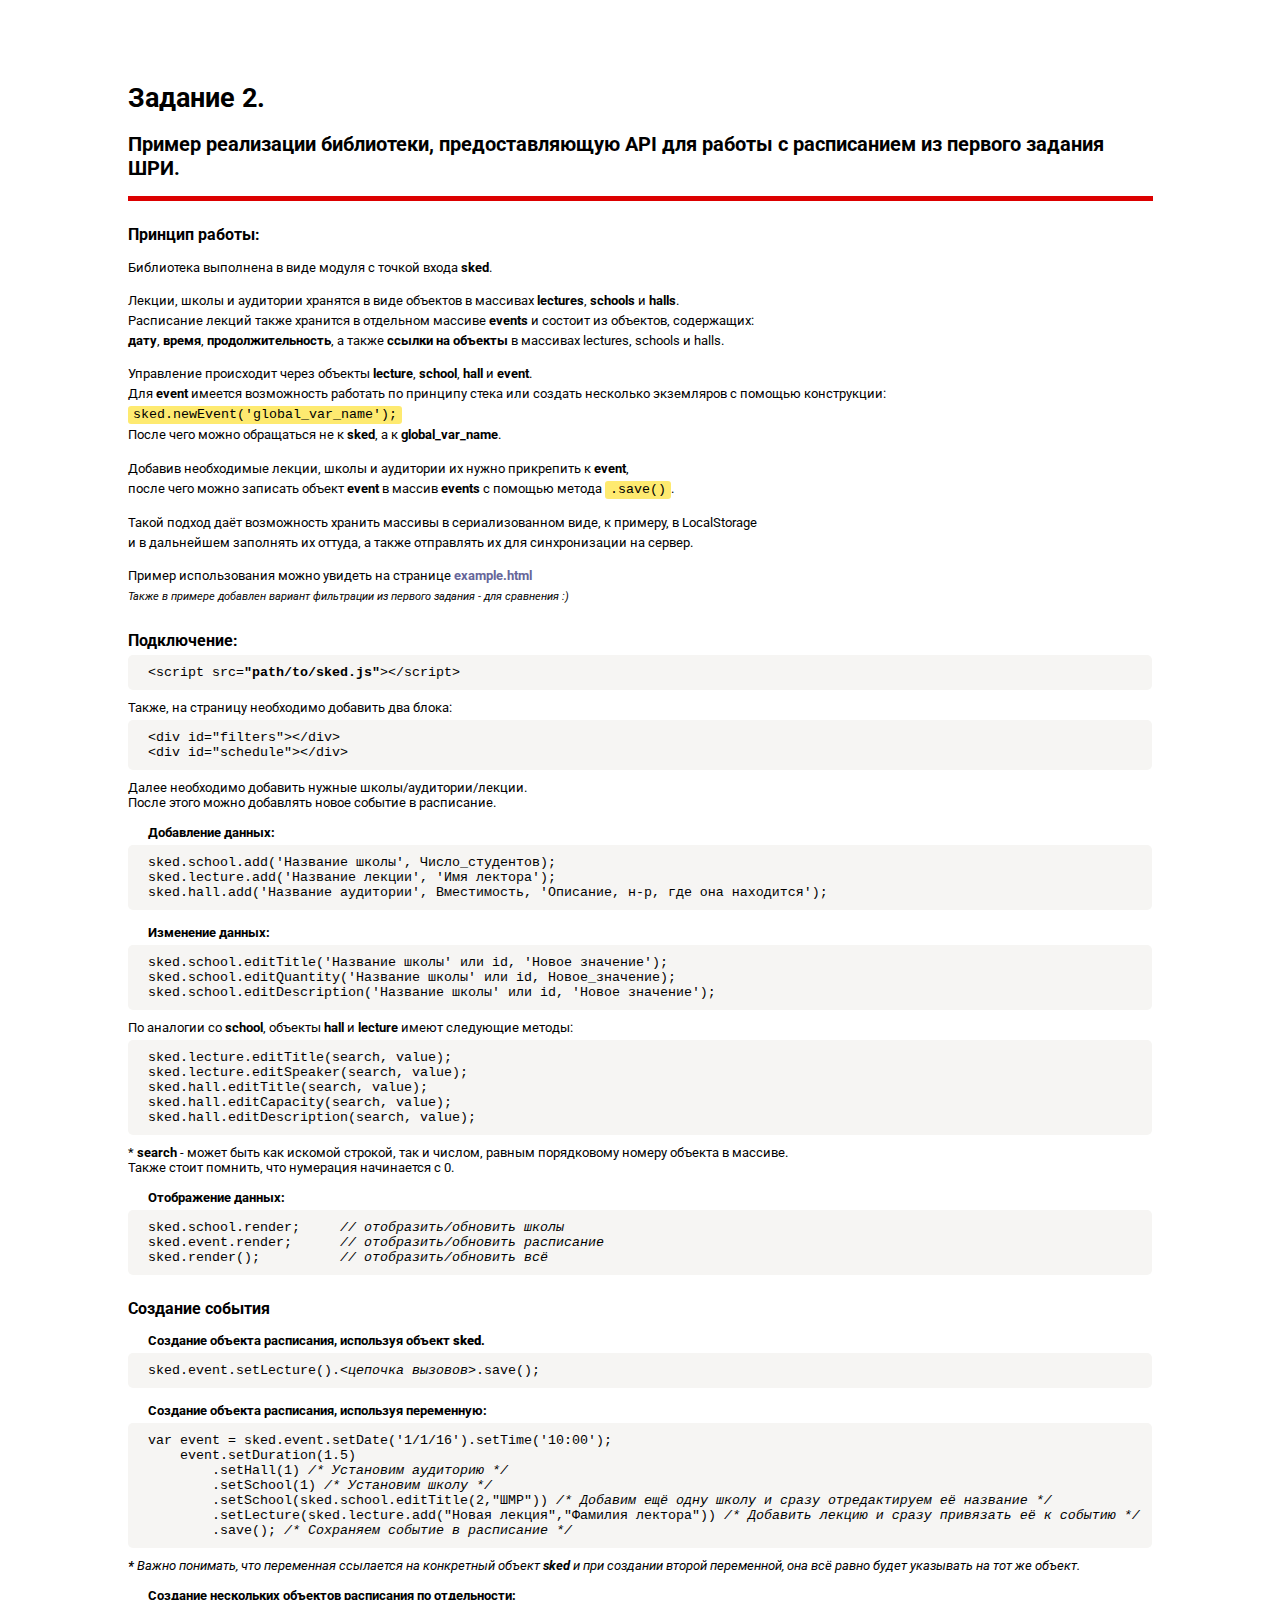
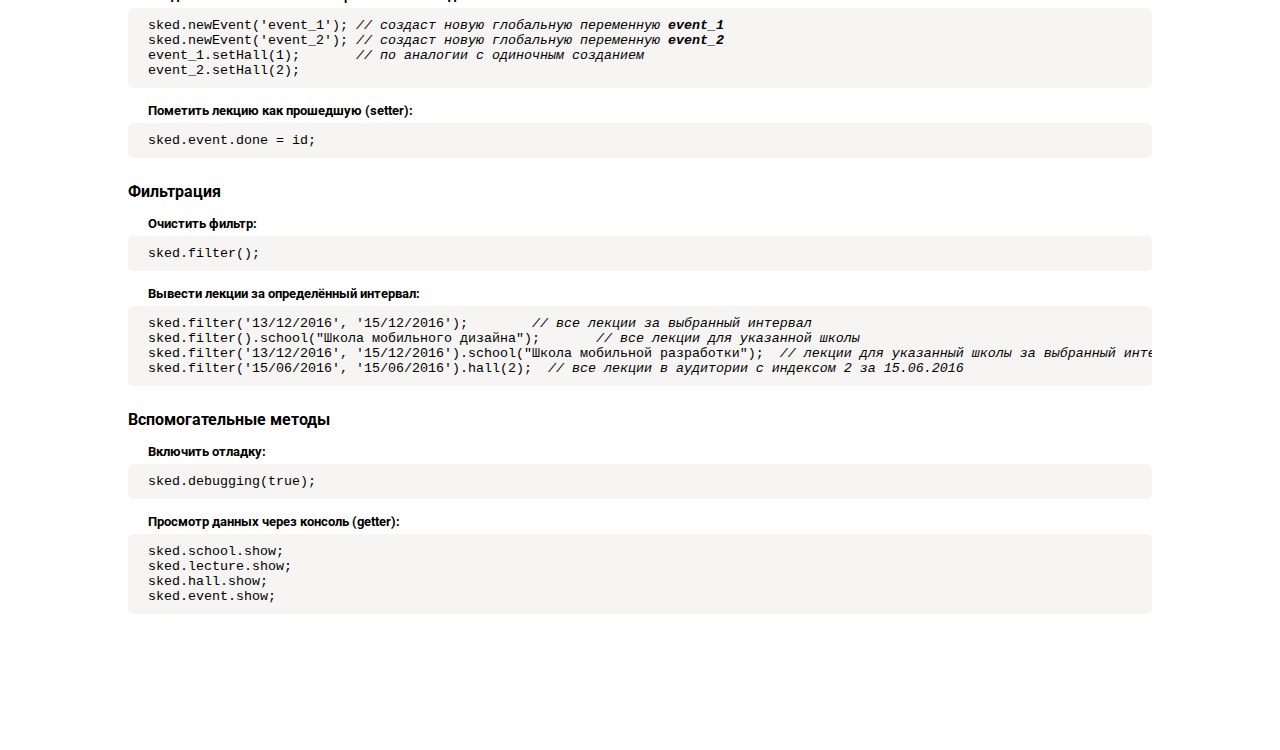
<file: index.html>
<!DOCTYPE html>
<html lang="ru">
<head>
	<meta charset="utf-8">
	<meta http-equiv="X-UA-Compatible" content="IE=edge">
	<title>Тестовое задание 2</title>
	<meta http-equiv="Cache-Control" content="no-cache">
	<meta name="viewport" content="width=device-width, initial-scale=1">
	<meta name="keywords" content="html, css, вёрстка">
	<meta name="description" content="Пример вёрстки расписания лекций проекта «Мобилизация» за 2016 год">
	<meta name="viewport" content="width=device-width, initial-scale=1">
	<meta name="author" content="EGO7000">
	<meta name="msapplication-TileColor" content="#FFFFFF">
	<meta name="theme-color" content="#FFFFFF">
	<meta name="msapplication-TileImage" content="favicon/ms-icon-144x144.png">
	<link rel="apple-touch-icon" sizes="57x57" href="favicon/apple-icon-57x57.png">
	<link rel="apple-touch-icon" sizes="60x60" href="favicon/apple-icon-60x60.png">
	<link rel="apple-touch-icon" sizes="72x72" href="favicon/apple-icon-72x72.png">
	<link rel="apple-touch-icon" sizes="76x76" href="favicon/apple-icon-76x76.png">
	<link rel="apple-touch-icon" sizes="114x114" href="favicon/apple-icon-114x114.png">
	<link rel="apple-touch-icon" sizes="120x120" href="favicon/apple-icon-120x120.png">
	<link rel="apple-touch-icon" sizes="144x144" href="faviconapple-icon-144x144.png">
	<link rel="apple-touch-icon" sizes="152x152" href="favicon/apple-icon-152x152.png">
	<link rel="apple-touch-icon" sizes="180x180" href="favicon/apple-icon-180x180.png">
	<link rel="icon" type="image/png" sizes="192x192" href="favicon/android-icon-192x192.png">
	<link rel="icon" type="image/png" sizes="32x32" href="favicon/favicon-32x32.png">
	<link rel="icon" type="image/png" sizes="96x96" href="favicon/favicon-96x96.png">
	<link rel="icon" type="image/png" sizes="16x16" href="favicon/favicon-16x16.png">
	<link rel="icon" href="favicon.ico" type="image/x-icon">
	<link rel="manifest" href="favicon/manifest.json">
	<link rel="stylesheet" href="assets/css/styles.css">
	<!--[if lt IE 9]>
		<script src="https://oss.maxcdn.com/libs/html5shiv/3.7.2/html5shiv.js"></script>
		<script src="https://oss.maxcdn.com/libs/respond.js/1.4.2/respond.min.js"></script>
	<![endif]-->
	<style>
		h3 { margin: 25px 0 0; }
		h4 { margin: 15px 20px 5px; }
		pre {
			margin: 5px 0 10px;
			background: #f6f5f3;
			padding: 10px 20px;
			overflow: auto;
			border-radius: 5px;
		}
		p {
			line-height: 1.5em;
		}
		code {
			background: rgba(254,225,51,0.7);
	    padding: 1px 5px 2px;
	    border-radius: 3px;
		}
	</style>
</head>
<body>
	<h1>Задание 2.</h1>
	<h2>Пример реализации библиотеки, предоставляющую API для работы с расписанием из первого задания ШРИ.</h2>
	<hr>
	<div class="description">
		<h3>Принцип работы:</h3>
		<p>
			Библиотека выполнена в виде модуля с точкой входа <b>sked</b>.
		</p>
		<p>
			Лекции, школы и аудитории хранятся в виде объектов в массивах
			<b>lectures</b>, <b>schools</b> и <b>halls</b>. <br>
			Расписание лекций также хранится в отдельном массиве <b>events</b> и состоит из объектов, содержащих: <br>
			<b>дату</b>, <b>время</b>, <b>продолжительность</b>, а также <b>ссылки на объекты</b> в массивах lectures, schools и halls.
		</p>
		<p>
			Управление происходит через объекты <b>lecture</b>, <b>school</b>, <b>hall</b> и <b>event</b>. <br>
			Для <b>event</b> имеется возможность работать по принципу стека или создать несколько экземляров
			с помощью конструкции: <code>sked.newEvent('global_var_name');</code> <br>
			После чего можно обращаться не к <b>sked</b>, а к <b>global_var_name</b>.
		</p>
		<p>
			Добавив необходимые лекции, школы и аудитории их нужно прикрепить к <b>event</b>, <br>
			после чего можно записать объект <b>event</b> в массив <b>events</b> с помощью метода <code>.save()</code>.
		</p>
		<p>
			Такой подход даёт возможность хранить массивы в сериализованном виде, к примеру, в LocalStorage <br>
			и в дальнейшем заполнять их оттуда, а также отправлять их для синхронизации на сервер.
		</p>
		<p>
			Пример использования можно увидеть на странице <b><a href="example.html">example.html</a></b> <br>
			<small><i>Также в примере добавлен вариант фильтрации из первого задания - для сравнения :)</i></small>
		</p>
		<h3>Подключение:</h3>
			<pre>&lt;script&nbsp;src=<b>"path/to/sked.js"</b>&gt;&lt;/script&gt;</pre>
			Также, на страницу необходимо добавить два блока:
<pre>
&lt;div id=&quot;filters&quot;&gt;&lt;/div&gt;
&lt;div id=&quot;schedule&quot;&gt;&lt;/div&gt;
</pre>
			Далее необходимо добавить нужные школы/аудитории/лекции.<br>
			После этого можно добавлять новое событие в расписание. <br>

		<h4>Добавление данных:</h4>
<pre>
sked.school.add('Название школы', Число_студентов);
sked.lecture.add('Название лекции', 'Имя лектора');
sked.hall.add('Название аудитории', Вместимость, 'Описание, н-р, где она находится');
</pre>

		<h4>Изменение данных:</h4>
<pre>
sked.school.editTitle('Название школы' или id, 'Новое значение');
sked.school.editQuantity('Название школы' или id, Новое_значение);
sked.school.editDescription('Название школы' или id, 'Новое значение');
</pre>
		По аналогии со <b>school</b>, объекты <b>hall</b> и <b>lecture</b> имеют следующие методы:
<pre>
sked.lecture.editTitle(search, value);
sked.lecture.editSpeaker(search, value);
sked.hall.editTitle(search, value);
sked.hall.editCapacity(search, value);
sked.hall.editDescription(search, value);
</pre>
	* <b>search</b> - может быть как искомой строкой, так и числом, равным порядковому номеру объекта в массиве. <br>
	Также стоит помнить, что нумерация начинается с 0.

	<h4>Отображение данных:</h4>
<pre>
sked.school.render;	<i>// отобразить/обновить школы</i>
sked.event.render;	<i>// отобразить/обновить расписание</i>
sked.render();		<i>// отобразить/обновить всё</i>
</pre>

	<h3>Создание события</h3>

	<h4>Создание объекта расписания, используя объект <b>sked</b>.</h4>
<pre>
sked.event.setLecture().<i>&lt;цепочка вызовов&gt;</i>.save();
</pre>

	<h4>Создание объекта расписания, используя переменную:</h4>
<pre>
var event = sked.event.setDate('1/1/16').setTime('10:00');
    event.setDuration(1.5)
	.setHall(1) <i>/* Установим аудиторию */</i>
	.setSchool(1) <i>/* Установим школу */</i>
	.setSchool(sked.school.editTitle(2,"ШМР")) <i>/* Добавим ещё одну школу и сразу отредактируем её название */</i>
	.setLecture(sked.lecture.add("Новая лекция","Фамилия лектора")) <i>/* Добавить лекцию и сразу привязать её к событию */</i>
	.save(); <i>/* Сохраняем событие в расписание */</i>
</pre>
<i>
	<b>* </b>Важно понимать, что переменная ссылается на конкретный объект <b>sked</b> и при создании второй переменной,
	она всё равно будет указывать на тот же объект.
</i>

	<h4>Создание нескольких объектов расписания по отдельности:</h4>
<pre>
sked.newEvent('event_1'); <i>// создаст новую глобальную переменную <b>event_1</b></i>
sked.newEvent('event_2'); <i>// создаст новую глобальную переменную <b>event_2</b></i>
event_1.setHall(1); 	  <i>// по аналогии с одиночным созданием</i>
event_2.setHall(2);
</pre>

	<h4>Пометить лекцию как прошедшую (setter):</h4>
<pre>
sked.event.done = id;
</pre>

<h3>Фильтрация</h3>

	<h4>Очистить фильтр:</h4>
<pre>
sked.filter();
</pre>

	<h4>Вывести лекции за определённый интервал:</h4>
<pre>
sked.filter('13/12/2016', '15/12/2016');	<i>// все лекции за выбранный интервал</i>
sked.filter().school("Школа мобильного дизайна");	<i>// все лекции для указанной школы</i>
sked.filter('13/12/2016', '15/12/2016').school("Школа мобильной разработки");  <i>// лекции для указанный школы за выбранный интервал</i>
sked.filter('15/06/2016', '15/06/2016').hall(2);  <i>// все лекции в аудитории с индексом 2 за 15.06.2016</i>
</pre>

<h3>Вспомогательные методы</h3>

	<h4>Включить отладку:</h4>
<pre>sked.debugging(true);</pre>

	<h4>Просмотр данных через консоль (getter):</h4>
<pre>
sked.school.show;
sked.lecture.show;
sked.hall.show;
sked.event.show;
</pre>
	</div>
</body>
</html>
</file>
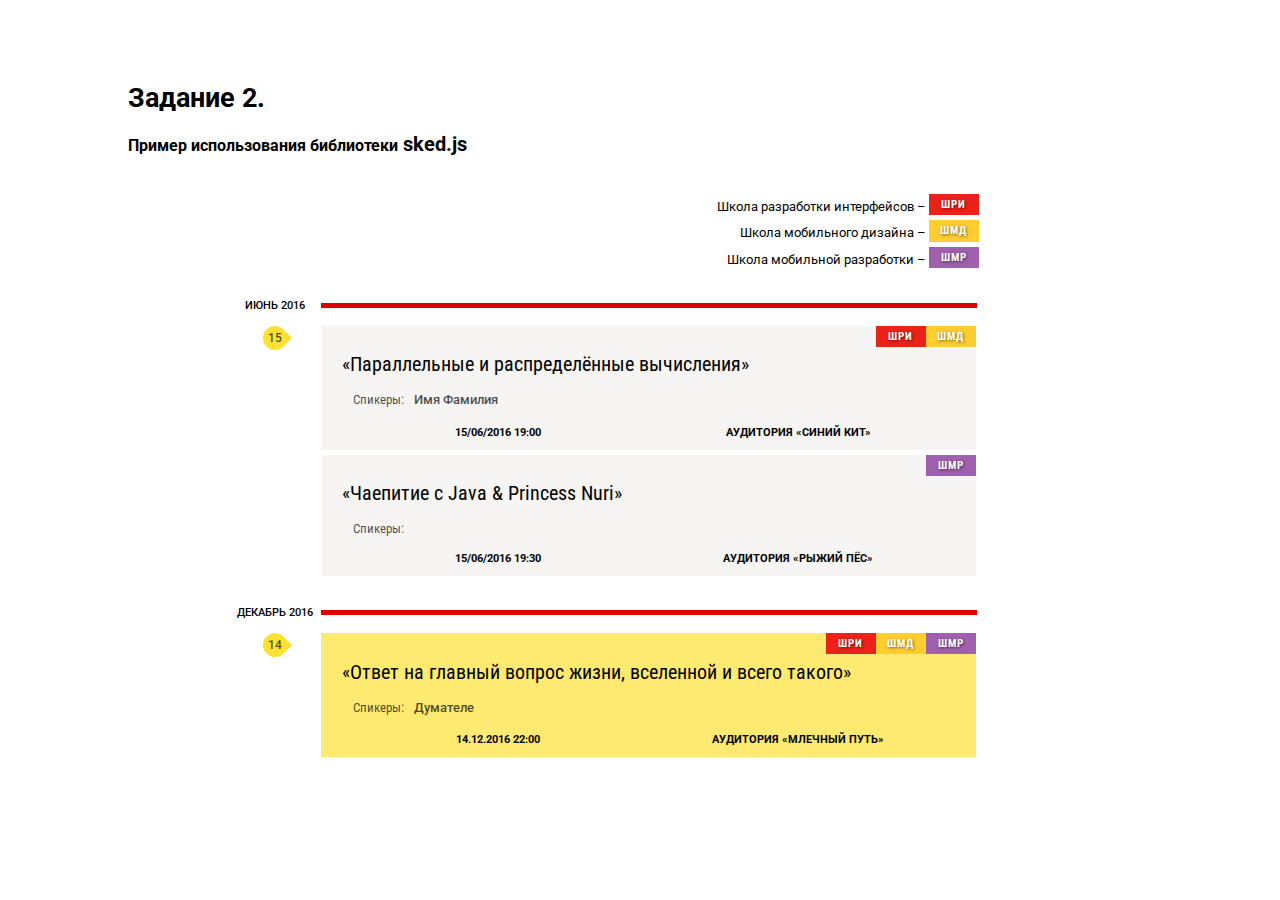
<file: example.html>
<!DOCTYPE html>
<html lang="ru">
<head>
	<meta charset="utf-8">
	<meta http-equiv="X-UA-Compatible" content="IE=edge">
	<title>Тестовое задание 2 - пример испоьзования</title>
	<meta http-equiv="Cache-Control" content="no-cache">
	<meta name="viewport" content="width=device-width, initial-scale=1">
	<meta name="keywords" content="html, css, вёрстка">
	<meta name="description" content="Пример вёрстки расписания лекций проекта «Мобилизация» за 2016 год">
	<meta name="viewport" content="width=device-width, initial-scale=1">
	<meta name="author" content="EGO7000">
	<meta name="msapplication-TileColor" content="#FFFFFF">
	<meta name="theme-color" content="#FFFFFF">
	<meta name="msapplication-TileImage" content="favicon/ms-icon-144x144.png">
	<link rel="apple-touch-icon" sizes="57x57" href="favicon/apple-icon-57x57.png">
	<link rel="apple-touch-icon" sizes="60x60" href="favicon/apple-icon-60x60.png">
	<link rel="apple-touch-icon" sizes="72x72" href="favicon/apple-icon-72x72.png">
	<link rel="apple-touch-icon" sizes="76x76" href="favicon/apple-icon-76x76.png">
	<link rel="apple-touch-icon" sizes="114x114" href="favicon/apple-icon-114x114.png">
	<link rel="apple-touch-icon" sizes="120x120" href="favicon/apple-icon-120x120.png">
	<link rel="apple-touch-icon" sizes="144x144" href="faviconapple-icon-144x144.png">
	<link rel="apple-touch-icon" sizes="152x152" href="favicon/apple-icon-152x152.png">
	<link rel="apple-touch-icon" sizes="180x180" href="favicon/apple-icon-180x180.png">
	<link rel="icon" type="image/png" sizes="192x192" href="favicon/android-icon-192x192.png">
	<link rel="icon" type="image/png" sizes="32x32" href="favicon/favicon-32x32.png">
	<link rel="icon" type="image/png" sizes="96x96" href="favicon/favicon-96x96.png">
	<link rel="icon" type="image/png" sizes="16x16" href="favicon/favicon-16x16.png">
	<link rel="icon" href="favicon.ico" type="image/x-icon">
	<link rel="manifest" href="favicon/manifest.json">
	<link rel="stylesheet" href="assets/css/styles.css">
	<!--[if lt IE 9]>
		<script src="https://oss.maxcdn.com/libs/html5shiv/3.7.2/html5shiv.js"></script>
		<script src="https://oss.maxcdn.com/libs/respond.js/1.4.2/respond.min.js"></script>
	<![endif]-->
</head>
<body>
	<h1>Задание 2.</h1>
	<h2><small>Пример использования библиотеки</small> sked.js</h2>

	<div class="description">
		<style>
			.filterForm fieldset { border: 1px solid #fee133; padding: 10px 50px; }
			.filterForm input[type=text] { width: 60px; text-align: center; }
			.filterForm a { text-transform: uppercase; padding: 10px 0; }
			.filterForm .form-group { padding: 5px 0; }
			.filterForm .controls { padding: 10px 0; }
			.filterForm { display: none; }
		</style>
		<form action="" method="post" class="filterForm" id="f">
			<fieldset>
			<div class="form-group">
				<label for="sch">Просмотр расписания:</label>
				<select name="sch" id="sch">
					<option value="0">Все школы</option>
					<option value="1">ШРИ</option>
					<option value="2">ШМД</option>
					<option value="3">ШМР</option>
				</select>
			</div>
			<div class="form-group">
				<label for="hall">Просмотр графика лекций в аудитории:</label>
				<select name="hall" id="hall">
					<option value="1"></option>
					<option value="2"></option>
					<option value="3"></option>
				</select>
			</div>
			<div class="form-group">
				Интервал дат:
	    		<input type="text" name="date_begin" id="date_begin" value="" placeholder="01/01/2016">
					—
					<input type="text" name="date_end" id="date_end" value="" placeholder="31/12/2016">
    	</div>
			<div class="controls">
				<a class="" href="javascript:sked.filter(this);">Показать</a>
			</div>
			</fieldset>
		</form>

	</div>

	<div class="wrapper" id="filters">

	</div>
	<div class="wrapper" id="schedule">

	</div>
	<!-- end wrapper -->

<script src="assets/js/sked.js"></script>
<script type="text/javascript">
	//sked.debugging(true);
	/** Школы добавляются для примера,*/
	sked.school.add("Школа разработки интерфейсов", 30, 'lecture-sch--RI');
	sked.school.add("ШМД", 50, 'lecture-sch--MD');
	sked.school.add("Школа мобильной разработки", 27, 'lecture-sch--MR');
	sked.school.render; /* можно не делать, т.к. в конце есть вызов sked.render; */

	sked.lecture.add("Лекция 1", "Иванов Иван");
	sked.lecture.add("Лекция 2", "Иванов Иван");
	sked.lecture.add("Лекция 3", "Петров Пётр");

	sked.hall.add("Cиний кит", 100);
	sked.hall.add("Рыба-меч", 50);
	sked.hall.add("Рыжий пёс", 77);
	sked.hall.add("Млечный путь", 999, "Находится рядом с галактикой Андромеда. Входит в Местное Сверхскопление (Сверхскопление Девы).");

	sked.event.setDate('15/06/2016')
			.setTime('19:00')
			.setDuration(2.5)
			.setHall(0) /* Установим аудиторию Синий кит */
			.setSchool(0) /* Установим школу */
			.setSchool(sked.school.editTitle(1,"Школа мобильного дизайна")) /* Добавим ещё одну школу и отредактируем её название */
			.setLecture(sked.lecture.add("Параллельные и распределённые вычисления", "Имя Фамилия")) /* Добавим лекцию и сразу привяжем её к событию */
			.save();

	sked.event.setDate('15/06/2016')
			.setTime('19:30')
			.setDuration(1.5)
			.setHall(2)
			.setSchool(2)
			.setLecture(sked.lecture.add("Чаепитие с Java & Princess Nuri"))
			.save();

	sked.event.setDate('14.12.2016')
			.setTime('22:00')
			.setDuration(42)
			.setHall(3)
			.setSchool(0)
			.setSchool(1)
			.setSchool(2)
			.setLecture(sked.lecture.add("Ответ на главный вопрос жизни, вселенной и всего такого", "Думателе"))
			.save();

/* Событие, которое не добавится из-за конфликта с размером аудитории! */
	sked.event.setDate('16/06/2016')
			.setTime('10:00')
			.setDuration(1.5)
			.setHall(1)
			.setSchool(0)
			.setSchool(2)
			.setLecture(sked.lecture.add("Лекция в слишком маленькой аудитории"))
			.save().clear();

	sked.school.render; /* можно не делать, т.к. в конце есть вызов sked.render; */
	sked.event.render; /* можно не делать, т.к. в конце есть вызов sked.render; */

	sked.render; /* тоже можно не делать, т.к. ниже выполняется setter с перерисовкой */

	sked.event.done = 0;
	sked.event.done = 1;

	sked.debugging(true);

	/*
		ДОБАВИЛ ФИЛЬТРАЦИЮ ИЗ 1 ЗАДАНИЯ, ЧТОБЫ ПОКАЗАТЬ, ЧТО РАБОТАЮТ ОБА ВАРИАНТ,
		ОДНАКО, ФОРМУЛИРОВКИ НЕМНОГО РАЗЛИЧАЮТСЯ, ПОЭТОМУ И ФИЛЬТРАЦИИ ТОЖЕ РАБОТАЮТ ПО РАЗНОМУ.
	*/

	function addEvent(elem, type, handler){ // кроссбраузерный обработчик событий
		if (elem.addEventListener) {
			elem.addEventListener(type, handler, false);
		} else {
			elem.attachEvent('on'+type, handler);
		}
		return false;
	}

	function hasClass(e, cls) { // jQuery и прочих нет, выкручиваемся как можем :)
		return e.className.match(new RegExp('(\\s|^)' + cls + '(\\s|$)'))
	}

	function filterSchedule(event) {
		var el = event.target;
		var filterSchool = el.dataset.options;
		var toggleClass = 'hideBlock';

				// пройтись по всем childNodes [div.lecture] и проверить их .style.display = 'none';
				function checkLectures(lectures) {
						var l = lectures.querySelectorAll('div.lecture'),
								flag = false;
						// проверяем lecture-sch и скрываем lecture
						for (var i = 0; i < l.length; i++) {
							// если количество школ == количеству скрытых школ для лекции
							if (l[i].querySelector('.lecture-sch').children.length == l[i].querySelectorAll('.'+toggleClass).length) {
								l[i].classList.add(toggleClass);
							} else {
								flag = true;
								l[i].classList.remove(toggleClass);
							}
						}
						// проверяем lecture и скрываем lecture-wrapper
						if (flag) {
							l[0].parentNode.classList.remove(toggleClass);
						} else {
							l[0].parentNode.classList.add(toggleClass);
						}
						// возвращаем true, если sked-date надо скрыть
						return !flag;
				}

		if (hasClass(el, 'filter-sch')) {
				el.classList.toggle("filterOff");
				//var displayed = (hasClass(el,'off')) ? 'hideBlock' : '';
				var schools = document.querySelectorAll('#schedule div.'+filterSchool),
						skedWrapper = document.querySelectorAll('#schedule > .sked-wrapper');
				for (i = 0; i < schools.length; i++) {
							schools[i].classList.toggle(toggleClass);
				}
				// теперь пройдёмся по всем .sked-wrapper в #schedule,
				// чтобы скрыть lecture, lecture-wrapper и sked-wrapper
				for (i = 0; i < skedWrapper.length; i++) {
						var lectureWrapper = skedWrapper[i].nextElementSibling;
						if ( checkLectures(lectureWrapper) ) { // если все лекции скрыты
								skedWrapper[i].classList.add(toggleClass);
						} else {
								skedWrapper[i].classList.remove(toggleClass);
						}
				}

		}
		return false;
	}
	addEvent(document.getElementById('filters'), 'click', filterSchedule);

</script>
</body>
</html>
</file>
<file: assets/css/styles.css>
@import url('https://fonts.googleapis.com/css?family=Roboto|Roboto+Condensed');/*! normalize.css v6.0.0 | MIT License | github.com/necolas/normalize.css */html{line-height:1.15;-ms-text-size-adjust:100%;-webkit-text-size-adjust:100%}article,aside,footer,header,nav,section{display:block}h1{font-size:2em;margin:.67em 0}figcaption,figure,main{display:block}figure{margin:1em 40px}hr{box-sizing:content-box;height:0;overflow:visible}pre{font-family:monospace,monospace;font-size:1em}a{background-color:transparent;-webkit-text-decoration-skip:objects}abbr[title]{border-bottom:none;text-decoration:underline;text-decoration:underline dotted}b,strong{font-weight:inherit}b,strong{font-weight:bolder}code,kbd,samp{font-family:monospace,monospace;font-size:1em}dfn{font-style:italic}mark{background-color:#ff0;color:#000}small{font-size:80%}sub,sup{font-size:75%;line-height:0;position:relative;vertical-align:baseline}sub{bottom:-0.25em}sup{top:-0.5em}audio,video{display:inline-block}audio:not([controls]){display:none;height:0}img{border-style:none}svg:not(:root){overflow:hidden}button,input,optgroup,select,textarea{margin:0}button,input{overflow:visible}button,select{text-transform:none}button,html [type="button"],[type="reset"],[type="submit"]{-webkit-appearance:button}button::-moz-focus-inner,[type="button"]::-moz-focus-inner,[type="reset"]::-moz-focus-inner,[type="submit"]::-moz-focus-inner{border-style:none;padding:0}button:-moz-focusring,[type="button"]:-moz-focusring,[type="reset"]:-moz-focusring,[type="submit"]:-moz-focusring{outline:1px dotted ButtonText}legend{box-sizing:border-box;color:inherit;display:table;max-width:100%;padding:0;white-space:normal}progress{display:inline-block;vertical-align:baseline}textarea{overflow:auto}[type="checkbox"],[type="radio"]{box-sizing:border-box;padding:0}[type="number"]::-webkit-inner-spin-button,[type="number"]::-webkit-outer-spin-button{height:auto}[type="search"]{-webkit-appearance:textfield;outline-offset:-2px}[type="search"]::-webkit-search-cancel-button,[type="search"]::-webkit-search-decoration{-webkit-appearance:none}::-webkit-file-upload-button{-webkit-appearance:button;font:inherit}details,menu{display:block}summary{display:list-item}canvas{display:inline-block}template{display:none}[hidden]{display:none}html,body{font:10pt "Roboto",Helvetica,Arial,sans-serif;background:#fff}body{width:80%;margin:0 auto;padding:5% 0 10%}a{text-decoration:none;color:#669}a:hover,a:focus{color:#e00 !important}hr{height:0;width:100%;border-top:0;border-right:1px solid #dc0000;border-bottom:5px solid #dc0000;border-left:0}.hideBlock{display:none !important}.filterOff{font-weight:normal;color:#999}.sked-wrapper,.lecture-wrapper{display:inline-block;vertical-align:top}.wrapper{width:80%;margin:0 auto}.sked-wrapper{width:11%;min-width:60px;text-align:center;font-weight:500}.lecture-wrapper{width:80%}.sked{display:inline-block;width:24px;height:24px;border-radius:50% 0 50% 50%;transform:rotate(45deg);font-size:12px;background:#fee133;color:rgba(0,0,0,0.7)}.sked>span{transform:rotate(-45deg);position:absolute;top:0;left:0;width:100%;height:100%;text-align:center;line-height:24px}.sked--month{text-transform:uppercase;padding:24px 0 12px 0;line-height:1.5em;font-size:8pt}.lecture{position:relative;background:#fee133;background:rgba(254,225,51,0.7);padding:0 16pt}.lecture-done{background:#f6f5f3}.lecture-delimiter{margin:0;border:0;height:5px}.lecture-sch{font-size:0;float:right;display:table;margin-right:-16pt}.lecture-sch>div{width:50px;display:inline-block;overflow:hidden;white-space:nowrap}.lecture-sch>div:before{color:#fff;text-shadow:1px 1px 3px rgba(0,0,0,0.5);font:bold 8pt "Roboto Condensed",Verdana,Arial,sans-serif;line-height:16pt;display:block;text-align:center;letter-spacing:1px}.lecture-sch--RI:before{content:'ШРИ';background:#ea2219}.lecture-sch--MR:before{content:'ШМР';background:#9f60ad}.lecture-sch--MD:before{content:'ШМД';background:#fecd2f}.lecture-title{font-family:"Roboto Condensed",Helvetica,Arial,sans-serif}.lecture-title span{display:inline-block;padding:0 8pt;line-height:16pt;font-size:8pt;background:#fff;font-weight:bold;text-transform:uppercase;border-radius:0 0 8pt 8pt;letter-spacing:1px}.lecture-title div{clear:both;font-size:1.5em;padding:4pt 0;margin-left:10px}.lecture-title div:before{content:'«';margin-left:-10px}.lecture-title div:after{content:'»'}.lecture-speaker{position:relative;display:table;padding:4pt 0;width:100%;color:rgba(0,0,0,0.7)}.lecture-speaker:before{content:'Спикеры:';display:table-cell;width:1%;font-family:"Roboto Condensed",Helvetica,Arial,sans-serif;padding-left:8pt}.lecture-speaker:before+div.lecture-speaker--name:empty{border:10px solid red}.lecture-speaker--name{padding:4pt 0 0;margin:0}.lecture-speaker--name b{cursor:pointer;display:inline-block;font-weight:500;padding:4pt 8pt 2pt 8pt;margin-top:-4pt}.lecture-speaker--name b:empty{display:none}.lecture-speaker--name b:hover+.lecture-speaker--tooltip,.lecture-speaker--name b+.lecture-speaker--tooltip:hover{display:block;opacity:1;visibility:visible;position:absolute;left:0;width:100%;padding:0;margin-top:-23px}.lecture-speaker--name>span{color:#8d8d8d;font-weight:normal}.lecture-speaker--name .lecture-speaker--tooltip{visibility:hidden;opacity:0;padding:0;width:0;display:inline-block;margin-top:-20px;-webkit-transition:opacity .15s ease;-moz-transition:opacity .15s ease;-o-transition:opacity .15s ease;-ms-transition:opacity .15s ease;transition:opacity .15s ease;transition-property:margin,opacity;transition-duration:.15s}.lecture-info{text-align:center;text-transform:uppercase;font-size:8pt;font-weight:bold}.lecture-info div:empty{display:none}.lecture-info div{display:inline-block;width:49%;vertical-align:middle;text-align:center;padding:8pt 0}.lecture-info a{display:block;margin:-8pt 0;padding:8pt 0}.lecture--legend{width:91%;text-align:right;padding:16pt 0 0}.lecture--legend .lecture-sch{float:none;font-size:inherit;display:inline-block;width:100%;margin:0 3px;text-align:right}.lecture--legend .lecture-sch span{display:inline-block;line-height:2em;vertical-align:top;cursor:pointer}.lecture--legend .lecture-sch span:hover{font-weight:bold}.lecture--legend .lecture-sch span:after{content:' –'}.lecture-speaker--card{display:table;width:70%;padding:10px;border:1px solid #fee133;background:#fff;color:#000;position:absolute;margin:0 auto;left:0;right:0;bottom:0}.lecture-speaker--card:before,.lecture-speaker--card:after{content:'';position:absolute;left:38px;bottom:-12px;border:6px solid transparent;border-top:6px solid #fee133}.lecture-speaker--card:after{border-top:6px solid #fff;bottom:-11px}.lecture-speaker--card img,.lecture-speaker--card .lecture-speaker--wrapper{display:table-cell;vertical-align:middle;width:100%;padding:0}.lecture-speaker--card div{padding-left:8pt}.lecture-speaker--card img{width:70px;height:70px;border-radius:50px}.lecture-speaker--card a{display:inline-block;padding:8pt 0 4pt;font-size:.9em}.lecture-speaker--card .lecture-speaker--name{font:bold 1em/1.5em "Roboto Condensed",Helvetica,Arial,sans-serif;text-transform:uppercase}#lectureCard{display:none}@media (min-width:1080px){.lecture-speaker--card{width:80%}}@media (max-width:767px){body{width:90%;margin:0 5%;padding:5% 0}.wrapper{width:100%}.lecture--legend{width:99%}.sked--month{text-align:center;padding-bottom:0;margin-bottom:-16pt}.sked--month .sked-wrapper{position:relative;display:inline-block;background:#fff;width:auto;padding:8pt}.sked--month hr{margin-top:-16pt}.sked-wrapper{width:100%;padding:1em 0}.sked{transform:rotate(135deg)}.sked>span{transform:rotate(-135deg)}.lecture-wrapper{width:100%}.lecture{padding:0 8pt}.lecture-title{text-align:center}.lecture-title span{padding:1em 0 0;background:initial;width:100%}.lecture-title div{padding-top:0;margin:0;font-size:1.3em}.lecture-sch{width:100%;text-align:center;margin:0}.lecture-speaker{font-size:.9em;text-align:center}.lecture-speaker:before{content:'';display:none}.lecture-speaker--name{padding-top:4pt;display:block}.lecture-speaker--card{width:90%}.lecture-speaker--card:before,.lecture-speaker--card:after{left:33%}}
</file>
